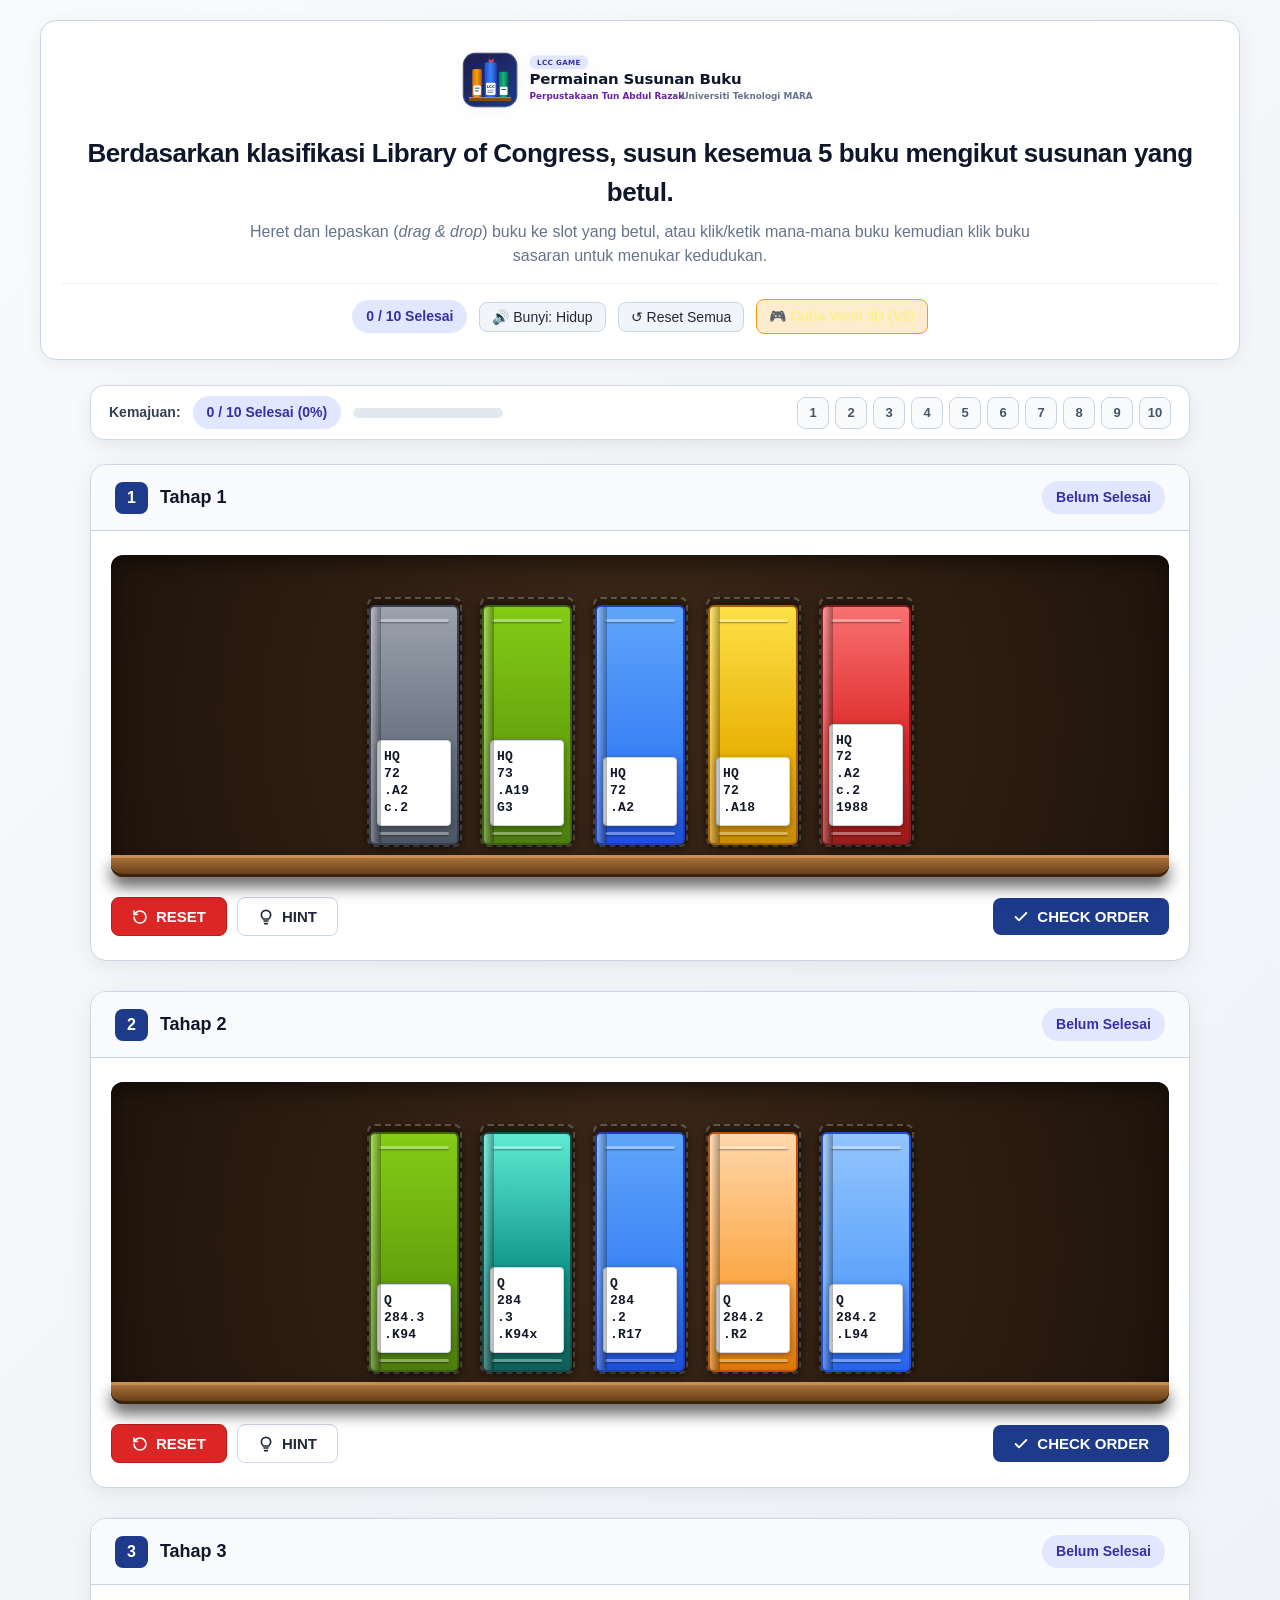
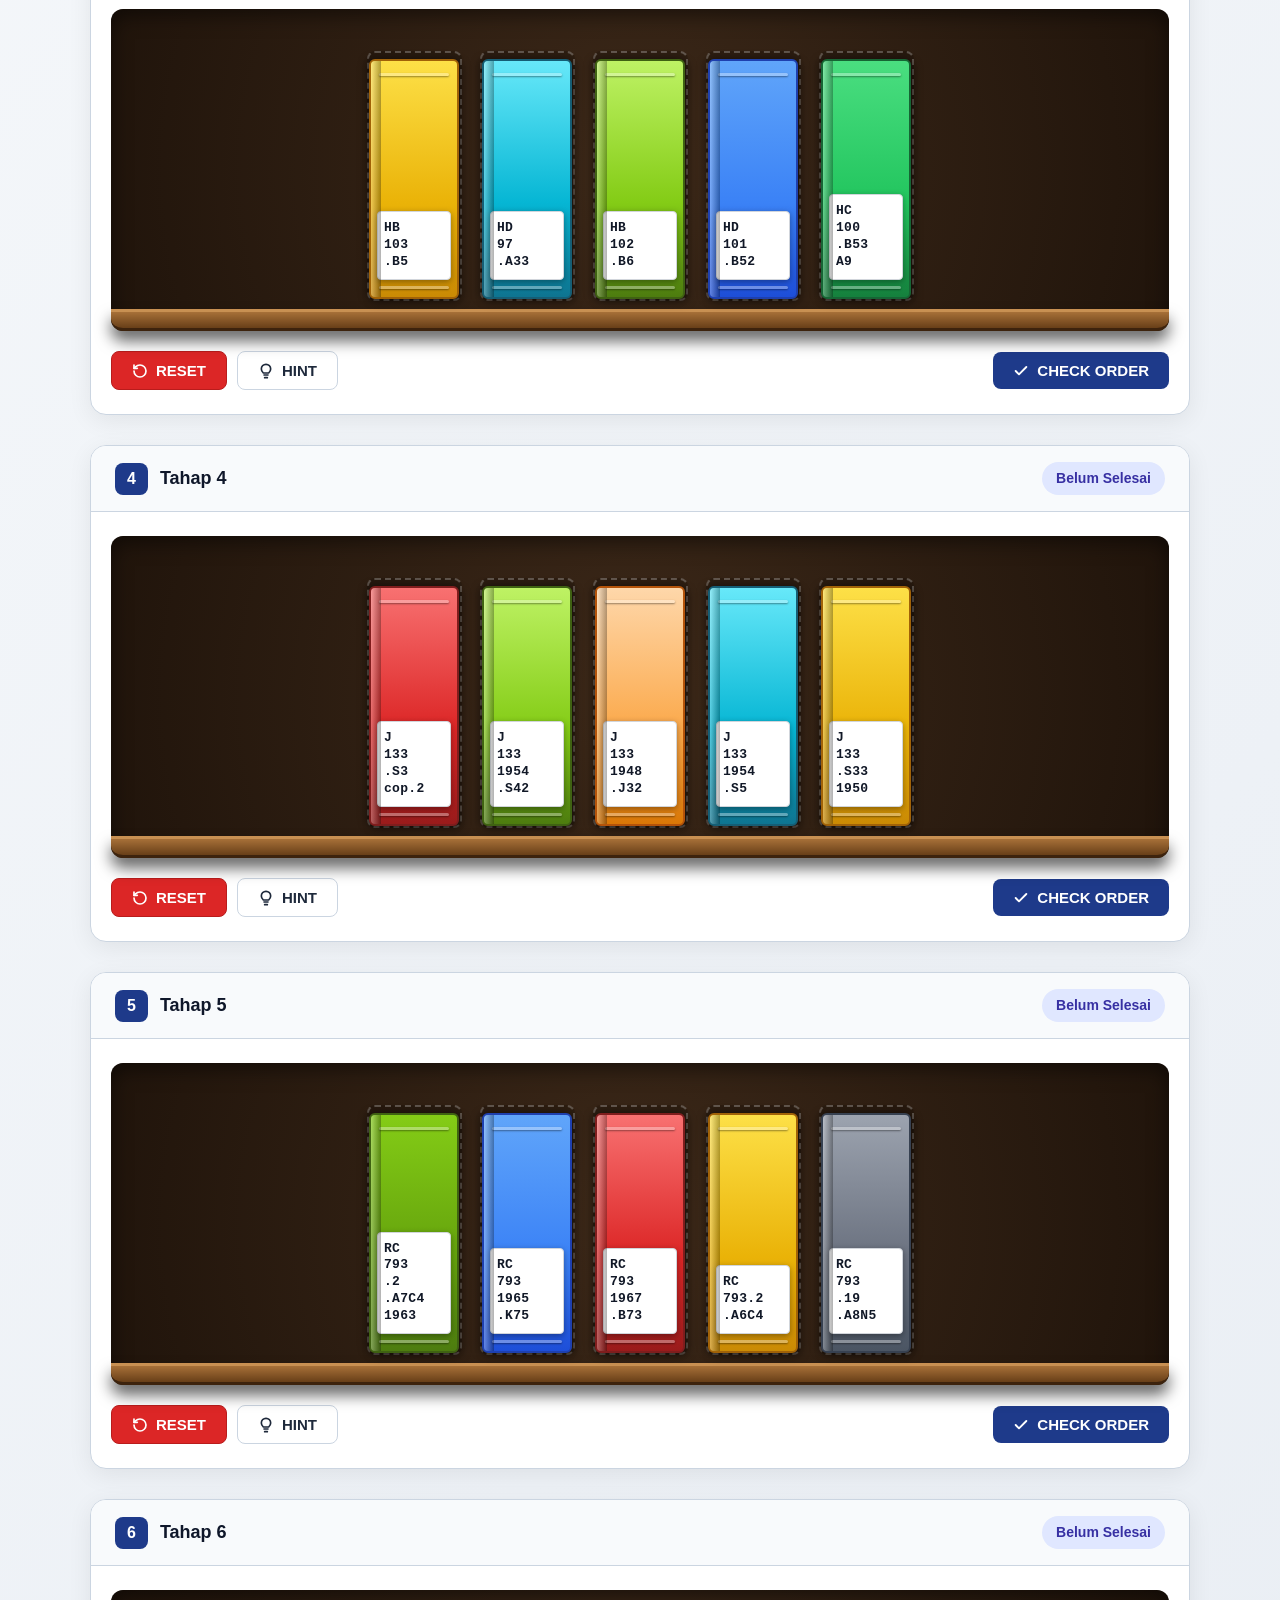
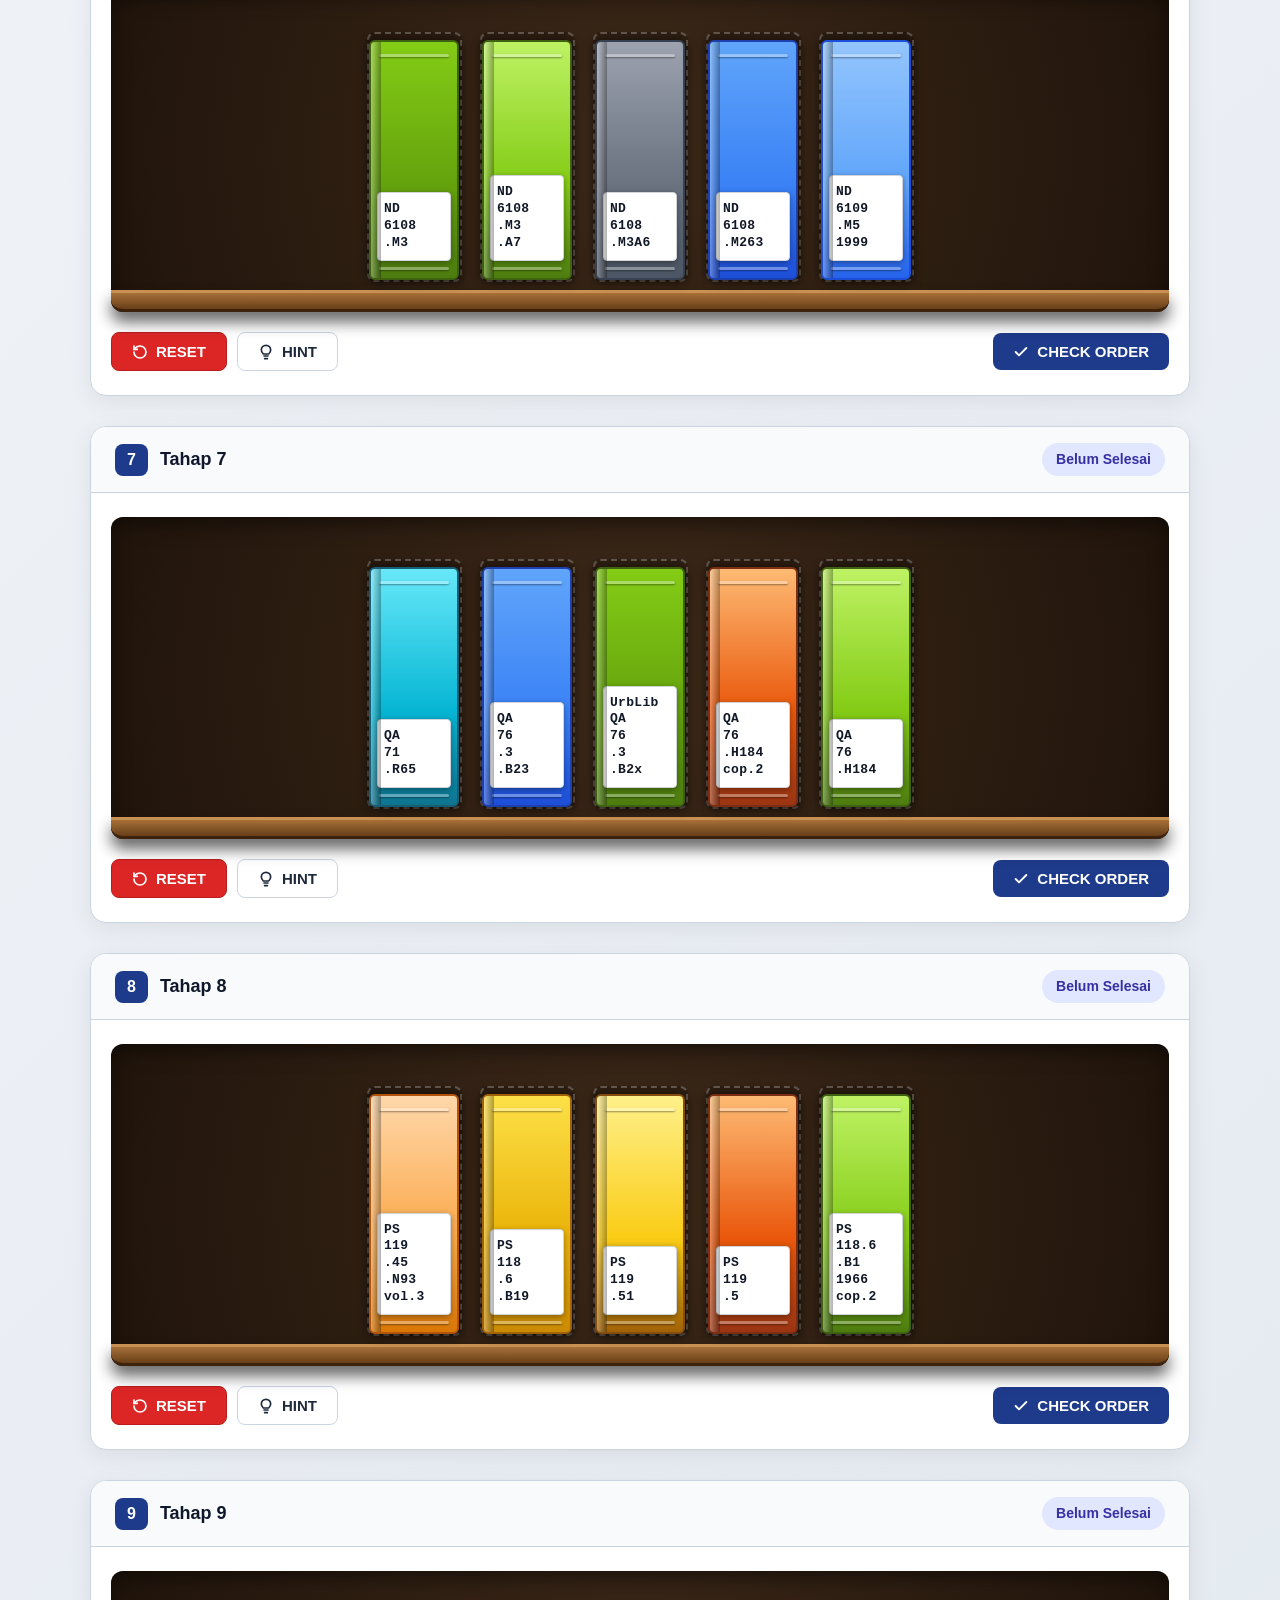
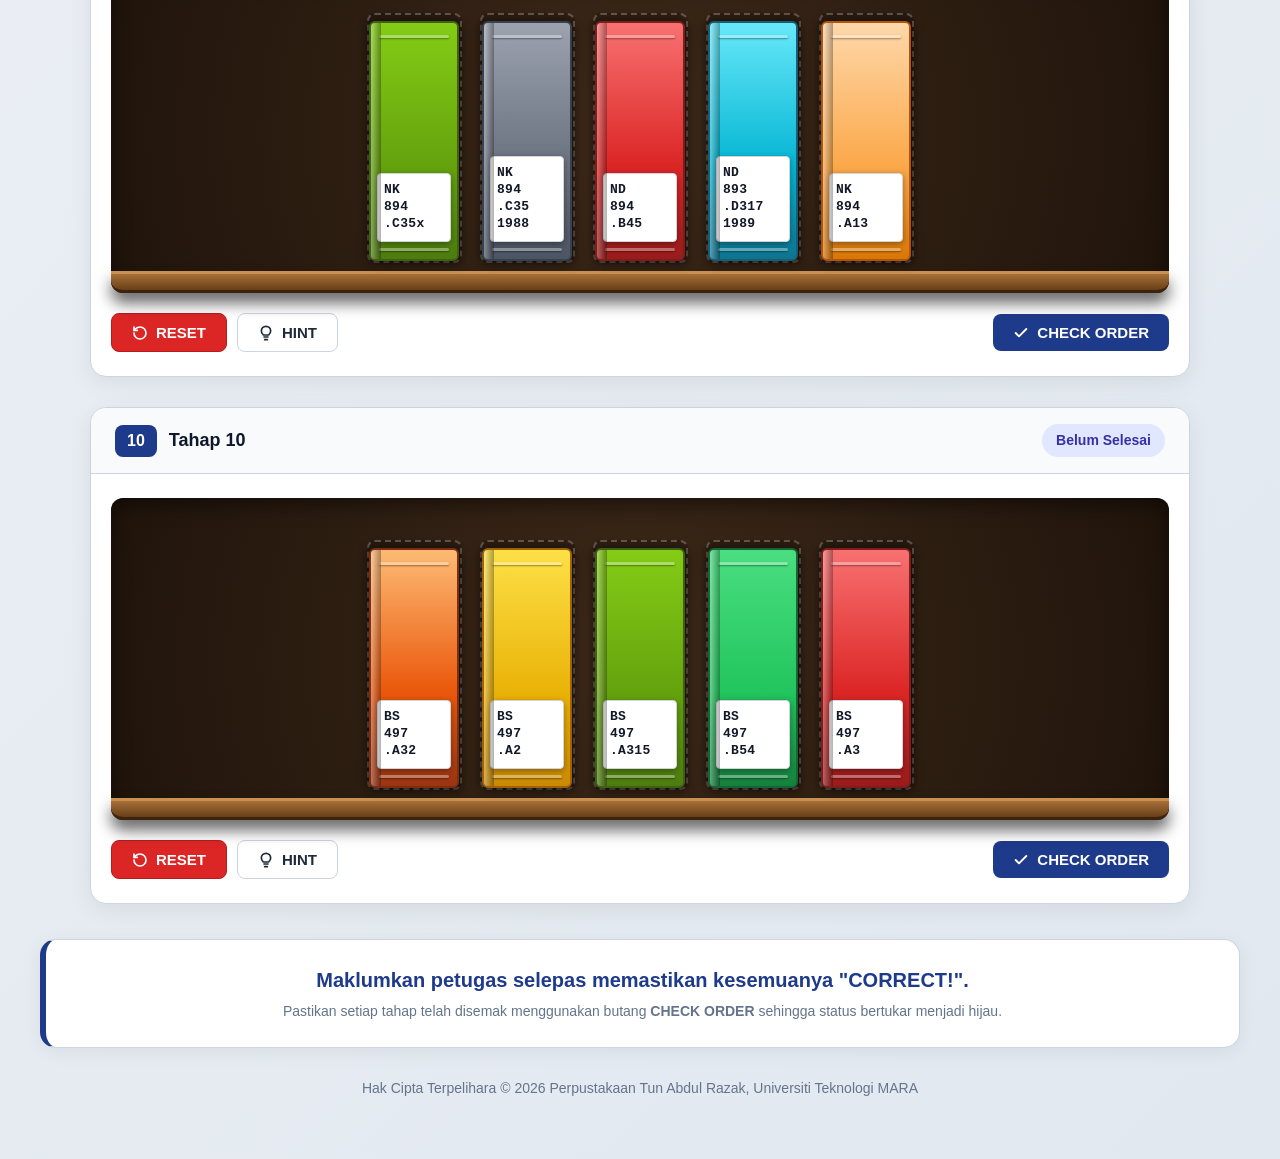
<file: index.html>
<!DOCTYPE html>
<html lang="ms">
<head>
  <!-- Google tag (gtm.js) -->
  <script async src="https://www.googletagmanager.com/gtm.js?id=GTM-W4T7D9HP"></script>
  <script>
    window.dataLayer = window.dataLayer || [];
    function gtag(){dataLayer.push(arguments);}
    gtag('js', new Date());
  </script>

  <meta charset="UTF-8">
  <meta name="viewport" content="width=device-width, initial-scale=1.0">
  <title>Permainan Susunan Buku Library of Congress (LCC) | Perpustakaan Tun Abdul Razak</title>

  <!-- SEO & Maklumat Asas -->
  <meta name="description" content="Aplikasi interaktif pembelajaran dan latihan menyusun buku mengikut Sistem Pengkelasan Library of Congress (LCC) Perpustakaan Tun Abdul Razak, Universiti Teknologi MARA (UiTM).">
  <meta name="author" content="Perpustakaan Tun Abdul Razak, Universiti Teknologi MARA">
  <meta name="theme-color" content="#1e3a8a">

  <!-- Open Graph / Facebook / WhatsApp -->
  <meta property="og:type" content="website">
  <meta property="og:url" content="https://aplikasi-perpustakaan.github.io/lcc-game/">
  <meta property="og:title" content="Permainan Susunan Buku Library of Congress (LCC)">
  <meta property="og:description" content="Latihan interaktif menyusun buku mengikut Sistem Pengkelasan Library of Congress (LCC) Perpustakaan Tun Abdul Razak, UiTM. Uji kemahiran anda menyusun 10 tahap buku secara atas talian.">
  <meta property="og:image" content="https://aplikasi-perpustakaan.github.io/lcc-game/og-image.jpg">
  <meta property="og:image:secure_url" content="https://aplikasi-perpustakaan.github.io/lcc-game/og-image.jpg">
  <meta property="og:image:type" content="image/jpeg">
  <meta property="og:image:width" content="1200">
  <meta property="og:image:height" content="630">
  <meta property="og:image:alt" content="Permainan Susunan Buku Library of Congress (LCC) - Perpustakaan Tun Abdul Razak">
  <meta property="og:site_name" content="Perpustakaan Tun Abdul Razak">
  <meta property="og:locale" content="ms_MY">

  <!-- Twitter / X Cards -->
  <meta name="twitter:card" content="summary_large_image">
  <meta name="twitter:url" content="https://aplikasi-perpustakaan.github.io/lcc-game/">
  <meta name="twitter:title" content="Permainan Susunan Buku Library of Congress (LCC)">
  <meta name="twitter:description" content="Latihan interaktif menyusun buku mengikut Sistem Pengkelasan Library of Congress (LCC) Perpustakaan Tun Abdul Razak, UiTM. Uji kemahiran anda menyusun 10 tahap buku secara atas talian.">
  <meta name="twitter:image" content="https://aplikasi-perpustakaan.github.io/lcc-game/og-image.jpg">
  <meta name="twitter:image:alt" content="Permainan Susunan Buku Library of Congress (LCC)">

  <!-- Favicon & App Icons -->
  <link rel="icon" type="image/svg+xml" href="favicon.svg">
  <link rel="icon" type="image/png" sizes="32x32" href="favicon-32x32.png">
  <link rel="icon" type="image/png" sizes="16x16" href="favicon-16x16.png">
  <link rel="apple-touch-icon" sizes="180x180" href="apple-touch-icon.png">
  <link rel="shortcut icon" href="favicon.ico">

  <link rel="stylesheet" href="css/style.css">
</head>
<body>

  <!-- Header Utama -->
  <header class="header-container">
    <div class="brand-header">
      <img src="logo.svg?v=2" alt="LCC Game - Perpustakaan Tun Abdul Razak" class="site-logo">
    </div>
    <h1>Berdasarkan klasifikasi Library of Congress, susun kesemua 5 buku mengikut susunan yang betul.</h1>
    <p class="subtitle">
      Heret dan lepaskan (<em>drag &amp; drop</em>) buku ke slot yang betul, atau klik/ketik mana-mana buku kemudian klik buku sasaran untuk menukar kedudukan.
    </p>

    <div class="top-controls">
      <!-- Statistik & Kawalan Bunyi -->
      <div class="stats-badges">
        <span id="stat-solved-count" class="badge">0 / 10 Selesai</span>
        <button id="btn-mute" class="btn-icon">🔊 Bunyi: Hidup</button>
        <button id="btn-reset-all" class="btn-icon">↺ Reset Semua</button>
        <a href="v2/" class="btn-icon" style="background:rgba(245,158,11,0.2);border:1px solid #f59e0b;color:#fef08a;text-decoration:none;font-weight:700;display:inline-flex;align-items:center;gap:4px;" title="Buka Permainan Versi Tiga Dimensi">🎮 Cuba Versi 3D (V2)</a>
      </div>
    </div>
  </header>

  <!-- Bar Kemajuan Sentiasa Kelihatan (Sticky Progress Bar) -->
  <div id="sticky-progress-bar" class="sticky-progress-container">
    <div class="sticky-progress-content">
      <div class="sticky-progress-left">
        <span class="sticky-title">Kemajuan:</span>
        <span id="sticky-solved-badge" class="badge">0 / 10 Selesai</span>
        <div class="progress-track" title="Peratusan siap">
          <div id="progress-fill" class="progress-fill"></div>
        </div>
      </div>
      <div id="sticky-stage-pills" class="sticky-stage-pills" title="Klik nombor untuk lompat ke tahap berkenaan"></div>
    </div>
  </div>

  <!-- Bekas Utama Tahap Permainan -->
  <main id="game-levels-container"></main>

  <!-- Peringatan Petugas di Bahagian Bawah -->
  <div class="header-container" style="margin-top: 35px; border-left: 6px solid var(--primary-color);">
    <h2 style="font-size: 20px; font-weight: 800; color: var(--primary-color); margin-bottom: 6px;">
      Maklumkan petugas selepas memastikan kesemuanya "CORRECT!".
    </h2>
    <p style="color: var(--text-muted); font-size: 14px;">
      Pastikan setiap tahap telah disemak menggunakan butang <strong>CHECK ORDER</strong> sehingga status bertukar menjadi hijau.
    </p>
  </div>

  <footer class="footer-text">
    <p>Hak Cipta Terpelihara &copy; 2026 Perpustakaan Tun Abdul Razak, Universiti Teknologi MARA</p>
  </footer>

  <!-- Modal Tahniah Keseluruhan -->
  <div id="victory-modal" class="modal-overlay">
    <div class="modal-content">
      <div class="modal-icon">🏆</div>
      <h2 class="modal-title">Tahniah! Selesai Semua!</h2>
      <p class="modal-desc">
        Hebat! Anda telah berjaya menyusun kesemua 10 tahap buku mengikut Sistem Pengkelasan Library of Congress (LCC) dengan tepat.
      </p>
      <div class="modal-instruction">
        📢 Sila maklumkan kepada petugas perpustakaan sekarang!
      </div>
      <button id="btn-close-modal" class="btn btn-primary" style="margin: 0 auto;">
        Tutup &amp; Semak Semula
      </button>
    </div>
  </div>

  <!-- Kanvas Konfeti Keraian -->
  <canvas id="confetti-canvas"></canvas>

  <!-- Skrip JavaScript -->
  <script src="js/data.js"></script>
  <script src="js/audio.js"></script>
  <script src="js/confetti.js"></script>
  <script src="js/game.js"></script>
</body>
</html>
</file>
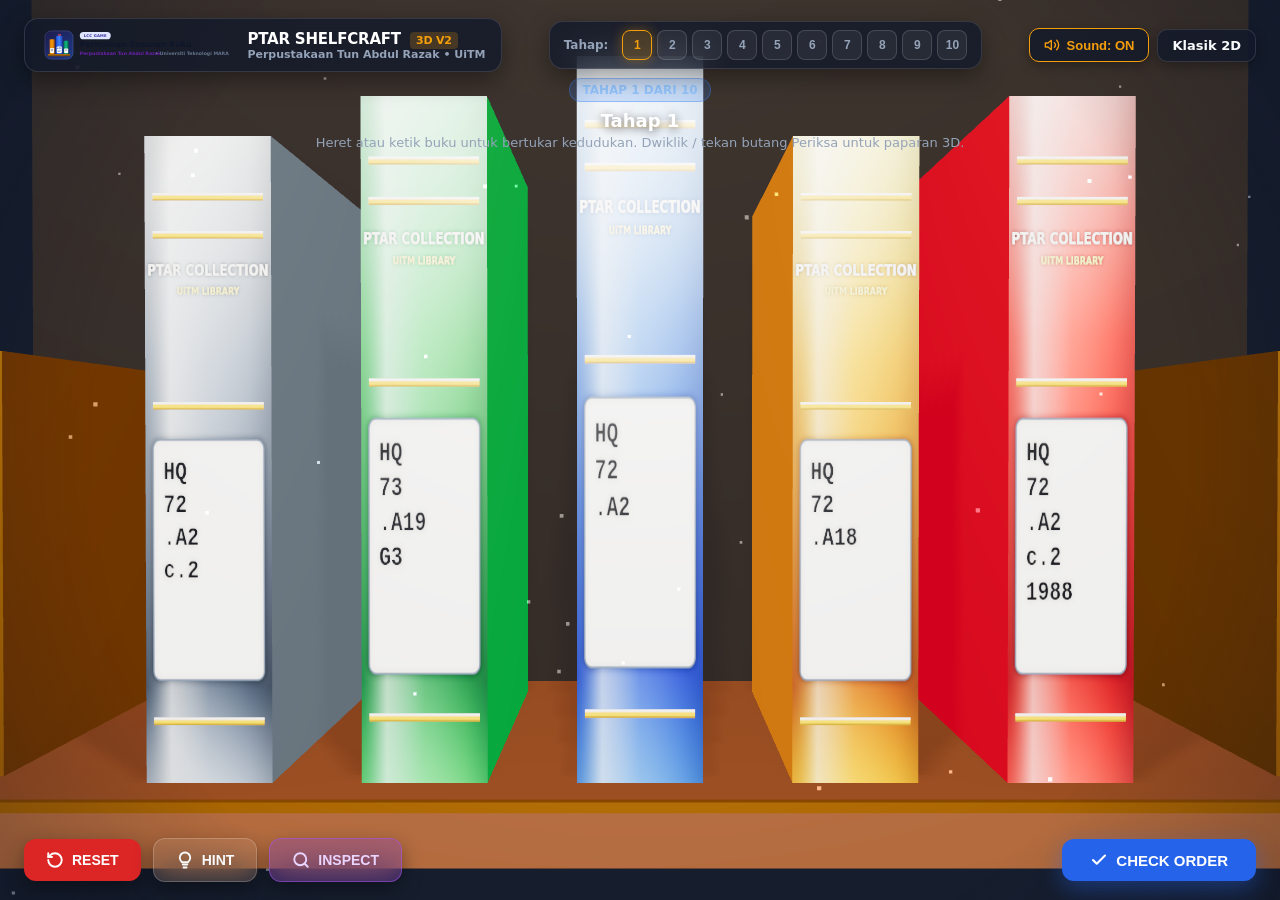
<file: v2/index.html>
<!DOCTYPE html>
<html lang="ms">
<head>
  <meta charset="UTF-8">
  <meta name="viewport" content="width=device-width, initial-scale=1.0, maximum-scale=1.0, user-scalable=no, viewport-fit=cover">
  <title>PTAR Shelfcraft V2 | 3D LCC Library Simulator</title>

  <!-- Favicon & App Icons -->
  <link rel="icon" type="image/svg+xml" href="../favicon.svg">
  <link rel="apple-touch-icon" sizes="180x180" href="../apple-touch-icon.png">

  <link rel="stylesheet" href="css/v2-style.css">
</head>
<body>

  <!-- Bekas Tiga Dimensi WebGL (Three.js) -->
  <div id="canvas-container"></div>

  <!-- Lapisan Vignet & Pencahayaan Ambien -->
  <div class="vignette-overlay"></div>

  <!-- Lapisan Antara Muka Pengguna (Glassmorphic HUD) -->
  <div class="hud-layer">
    
    <!-- Bar Bahagian Atas -->
    <header class="top-bar">
      <!-- Jenama & Logo -->
      <div class="brand-badge hud-interactive">
        <img src="../logo.svg?v=2" alt="Logo PTAR">
        <div class="brand-text">
          <h1>PTAR SHELFCRAFT <span style="color:var(--gold);font-size:11px;background:rgba(245,158,11,0.2);padding:2px 6px;border-radius:4px;margin-left:4px;">3D V2</span></h1>
          <p>Perpustakaan Tun Abdul Razak &bull; UiTM</p>
        </div>
      </div>

      <!-- Pemilih Tahap & Penunjuk Kemajuan -->
      <div class="progress-panel hud-interactive">
        <span style="font-size:12px;font-weight:700;color:var(--text-muted);margin-right:4px;">Tahap:</span>
        <div id="stage-pills-container" class="stage-pills"></div>
      </div>

      <!-- Tindakan Pantas (Bunyi & Versi Klasik V1) -->
      <div class="top-actions hud-interactive">
        <!-- Butang Bunyi Master -->
        <button id="btn-sound-toggle" class="hud-btn active" title="Kesan Bunyi">
          <svg viewBox="0 0 24 24" fill="none" stroke="currentColor" stroke-width="2" stroke-linecap="round" stroke-linejoin="round">
            <polygon points="11 5 6 9 2 9 2 15 6 15 11 19 11 5"></polygon>
            <path d="M19.07 4.93a10 10 0 0 1 0 14.14M15.54 8.46a5 5 0 0 1 0 7.07"></path>
          </svg>
          <span>Sound: ON</span>
        </button>

        <!-- Pautan Kembali ke Versi 2D Klasik -->
        <a href="../index.html" class="hud-btn" style="text-decoration:none;" title="Tukar ke Versi 2D Klasik">
          <span>Klasik 2D</span>
        </a>
      </div>
    </header>

    <!-- Panduan Tengah & Maklum Balas -->
    <div class="center-guidance">
      <span id="level-tag" class="level-title-tag">TAHAP 1 DARI 10</span>
      <h2 id="level-title" class="instruction-text">Berdasarkan klasifikasi LCC, susun kesemua buku di rak.</h2>
      <p style="font-size:13px;color:var(--text-muted);">
        Heret atau ketik buku untuk bertukar kedudukan. Dwiklik / tekan butang Periksa untuk paparan 3D.
      </p>

      <!-- Kotak Petua / Hint -->
      <div id="level-hint-box" class="hint-pill hud-interactive"></div>

      <!-- Banner Maklum Balas Semakan -->
      <div>
        <div id="feedback-banner" class="feedback-banner"></div>
      </div>
    </div>

    <!-- Bar Kawalan Bahagian Bawah -->
    <footer class="bottom-bar">
      <div class="controls-left hud-interactive">
        <!-- Butang Reset -->
        <button id="btn-reset" class="btn-game btn-reset" title="Susun semula buku tahap ini">
          <svg viewBox="0 0 24 24" fill="none" stroke="currentColor" stroke-width="2.5" stroke-linecap="round" stroke-linejoin="round">
            <path d="M3 12a9 9 0 1 0 9-9 9.75 9.75 0 0 0-6.74 2.74L3 8"/>
            <path d="M3 3v5h5"/>
          </svg>
          RESET
        </button>

        <!-- Butang Petua -->
        <button id="btn-hint" class="btn-game btn-hint" title="Buka petua susunan">
          <svg viewBox="0 0 24 24" fill="none" stroke="currentColor" stroke-width="2.5" stroke-linecap="round" stroke-linejoin="round">
            <path d="M9 18h6"/>
            <path d="M10 22h4"/>
            <path d="M12 2a7 7 0 0 0-7 7c0 2.5 1.5 4.5 3 6h8c1.5-1.5 3-3.5 3-6a7 7 0 0 0-7-7z"/>
          </svg>
          HINT
        </button>

        <!-- Butang Pemeriksaan 3D (Inspect) -->
        <button id="btn-inspect-mode" class="btn-game btn-inspect" title="Periksa buku dalam mod 3D 360-darjah">
          <svg viewBox="0 0 24 24" fill="none" stroke="currentColor" stroke-width="2.5" stroke-linecap="round" stroke-linejoin="round">
            <circle cx="11" cy="11" r="8"></circle>
            <line x1="21" y1="21" x2="16.65" y2="16.65"></line>
          </svg>
          INSPECT
        </button>
      </div>

      <div class="controls-right hud-interactive">
        <!-- Butang Semak Susunan -->
        <button id="btn-check" class="btn-game btn-check" title="Sahkan susunan buku">
          <svg viewBox="0 0 24 24" fill="none" stroke="currentColor" stroke-width="2.8" stroke-linecap="round" stroke-linejoin="round">
            <polyline points="20 6 9 17 4 12"/>
          </svg>
          CHECK ORDER
        </button>
      </div>
    </footer>

  </div>

  <!-- Modal Pemeriksaan Buku 3D (360 Inspection & MARC Card) -->
  <div id="inspect-modal" class="inspect-modal">
    <div class="inspect-card">
      <div class="inspect-header">
        <h3>📖 PEMERIKSAAN BUKU 3D</h3>
        <button id="btn-close-inspect" class="inspect-close-btn">&times;</button>
      </div>

      <div class="inspect-body">
        <h4 id="card-title" style="font-size:16px;color:#ffffff;">Buku Koleksi PTAR</h4>
        <p style="font-size:12px;color:var(--text-muted);">Sistem Pengkelasan Library of Congress (LCC)</p>

        <!-- Kad Anatomi Nombor Panggilan -->
        <div class="call-dissect-box">
          <div style="font-size:11px;font-weight:700;color:var(--gold);margin-bottom:10px;">
            ANATOMI NOMBOR PANGGILAN (CALL NUMBER DISSECTION):
          </div>

          <div class="dissect-row">
            <span class="dissect-label">Nombor Penuh:</span>
            <span id="card-call-num" class="dissect-value" style="color:#fef08a;">-</span>
          </div>
          <div class="dissect-row">
            <span class="dissect-label">1. Huruf Kelas Utama:</span>
            <span id="card-class-letter" class="dissect-value">-</span>
          </div>
          <div class="dissect-row">
            <span class="dissect-label">2. Nombor Subkelas:</span>
            <span id="card-class-num" class="dissect-value">-</span>
          </div>
          <div class="dissect-row">
            <span class="dissect-label">3. Nombor Cutter Pengarang:</span>
            <span id="card-cutter" class="dissect-value">-</span>
          </div>
          <div class="dissect-row">
            <span class="dissect-label">4. Tahun / Jilid / Salinan:</span>
            <span id="card-suffix" class="dissect-value">-</span>
          </div>
        </div>

        <p class="inspect-instruction">
          💡 Klik &amp; heret tetikus di luar kad untuk memutar dan memeriksa buku dalam 3D 360-darjah.
        </p>
      </div>

      <button onclick="window.v2Game.closeInspectionModal()" class="btn-game btn-check" style="width:100%;justify-content:center;margin-top:16px;">
        KEMBALI KE RAK BUKU
      </button>
    </div>

    <div class="rotate-hint">
      <span>🔄 Klik &amp; Heret untuk memutar buku 360°</span>
    </div>
  </div>

  <!-- Modal Tahniah Tamat Permainan V2 -->
  <div id="victory-modal" class="inspect-modal" style="justify-content:center;align-items:center;">
    <div class="inspect-card" style="width:520px;text-align:center;">
      <div style="font-size:56px;margin-bottom:12px;">🏆</div>
      <h2 style="font-size:24px;font-weight:900;color:#ffffff;margin-bottom:8px;">
        Tahniah! Selesai Kesemua 10 Tahap!
      </h2>
      <p style="font-size:14px;color:var(--text-muted);margin-bottom:20px;line-height:1.5;">
        Anda telah berjaya membuktikan penguasaan penuh dalam menyusun buku mengikut standard Library of Congress Classification (LCC) di Perpustakaan Tun Abdul Razak, UiTM!
      </p>

      <div style="background:rgba(34,197,94,0.15);border:1.5px dashed #22c55e;padding:14px;border-radius:12px;color:#86efac;font-size:14px;font-weight:700;margin-bottom:24px;">
        📢 Sila maklumkan kepada petugas perpustakaan sekarang!
      </div>

      <button id="btn-close-victory" class="btn-game btn-check" style="margin:0 auto;">
        Tutup &amp; Uji Semula
      </button>
    </div>
  </div>

  <!-- Kanvas Konfeti Keraian -->
  <canvas id="confetti-canvas"></canvas>

  <!-- Skrip Sumber Data & Logik Permainan -->
  <script src="../js/data.js"></script>
  <script src="../js/confetti.js"></script>
  <script type="module" src="js/v2-game.js"></script>
</body>
</html>
</file>
<file: css/style.css>
/* ==========================================================================
   LCC Game - CSS Utama (HTML5 Modern Tanpa Flash)
   ========================================================================== */

:root {
  --primary-color: #1e3a8a;
  --primary-hover: #1e40af;
  --success-color: #15803d;
  --success-bg: #dcfce7;
  --danger-color: #b91c1c;
  --danger-bg: #fee2e2;
  --wood-top: #8b5a2b;
  --wood-front: #5c3a1e;
  --wood-shadow: #3b2311;
  --shelf-bg: #2d1e12;
  --bg-gradient: linear-gradient(135deg, #f8fafc 0%, #e2e8f0 100%);
  --card-bg: #ffffff;
  --text-main: #1e293b;
  --text-muted: #64748b;
  --border-color: #cbd5e1;
}

* {
  box-sizing: border-box;
  margin: 0;
  padding: 0;
  -webkit-tap-highlight-color: transparent;
}

body {
  font-family: -apple-system, BlinkMacSystemFont, "Segoe UI", Roboto, "Helvetica Neue", Arial, sans-serif;
  background: var(--bg-gradient);
  color: var(--text-main);
  min-height: 100vh;
  padding: 20px 15px 60px 15px;
  line-height: 1.5;
}

/* Header & Banner Utama */
.header-container {
  max-width: 1200px;
  margin: 0 auto 25px auto;
  text-align: center;
  background: var(--card-bg);
  padding: 25px 20px;
  border-radius: 16px;
  box-shadow: 0 4px 20px rgba(0, 0, 0, 0.06);
  border: 1px solid var(--border-color);
}

.brand-header {
  margin-bottom: 20px;
  display: flex;
  justify-content: center;
  align-items: center;
}

.site-logo {
  height: 68px;
  width: auto;
  max-width: 100%;
  display: block;
  filter: drop-shadow(0 2px 8px rgba(0, 0, 0, 0.04));
  transition: transform 0.2s ease;
}

.site-logo:hover {
  transform: scale(1.02);
}

.header-container h1 {
  font-size: 26px;
  font-weight: 800;
  color: #0f172a;
  margin-bottom: 8px;
  letter-spacing: -0.5px;
}

.header-container p.subtitle {
  font-size: 16px;
  color: var(--text-muted);
  max-width: 800px;
  margin: 0 auto 15px auto;
}

/* Statistik & Kawalan Utama */
.top-controls {
  display: flex;
  justify-content: center;
  align-items: center;
  flex-wrap: wrap;
  gap: 15px;
  padding-top: 15px;
  border-top: 1px solid #f1f5f9;
}

/* Bar Kemajuan Sentiasa Kelihatan (Sticky Progress Bar) */
.sticky-progress-container {
  position: sticky;
  top: 12px;
  z-index: 999;
  max-width: 1100px;
  margin: 0 auto 24px auto;
  background: rgba(255, 255, 255, 0.94);
  backdrop-filter: blur(10px);
  -webkit-backdrop-filter: blur(10px);
  border: 1px solid rgba(203, 213, 225, 0.85);
  border-radius: 14px;
  padding: 10px 18px;
  box-shadow: 0 6px 20px rgba(0, 0, 0, 0.08);
  transition: all 0.25s ease;
}

.sticky-progress-content {
  display: flex;
  justify-content: space-between;
  align-items: center;
  flex-wrap: wrap;
  gap: 12px;
}

.sticky-progress-left {
  display: flex;
  align-items: center;
  gap: 12px;
}

.sticky-title {
  font-size: 14px;
  font-weight: 700;
  color: #334155;
}

.progress-track {
  width: 150px;
  height: 10px;
  background: #e2e8f0;
  border-radius: 6px;
  overflow: hidden;
}

.progress-fill {
  height: 100%;
  width: 0%;
  background: linear-gradient(90deg, #3b82f6 0%, #10b981 100%);
  border-radius: 6px;
  transition: width 0.4s cubic-bezier(0.4, 0, 0.2, 1);
}

.sticky-stage-pills {
  display: flex;
  align-items: center;
  gap: 6px;
  flex-wrap: wrap;
}

.stage-pill {
  min-width: 32px;
  height: 32px;
  padding: 0 5px;
  border-radius: 8px;
  border: 1px solid #cbd5e1;
  background: #f8fafc;
  font-size: 13px;
  font-weight: 700;
  color: #475569;
  cursor: pointer;
  display: flex;
  align-items: center;
  justify-content: center;
  gap: 2px;
  transition: all 0.2s ease;
}

.stage-pill:hover {
  border-color: #3b82f6;
  color: #1e3a8a;
  transform: translateY(-2px);
}

.stage-pill.solved {
  background: #22c55e;
  border-color: #16a34a;
  color: #ffffff;
  box-shadow: 0 2px 6px rgba(34, 197, 94, 0.35);
}

.view-tabs {
  display: inline-flex;
  background: #f1f5f9;
  padding: 4px;
  border-radius: 10px;
}

.tab-btn {
  background: transparent;
  border: none;
  padding: 8px 16px;
  font-size: 14px;
  font-weight: 600;
  color: var(--text-muted);
  border-radius: 8px;
  cursor: pointer;
  transition: all 0.2s ease;
}

.tab-btn.active {
  background: #ffffff;
  color: var(--primary-color);
  box-shadow: 0 2px 6px rgba(0, 0, 0, 0.08);
}

.stats-badges {
  display: flex;
  align-items: center;
  gap: 12px;
}

.badge {
  background: #e0e7ff;
  color: #3730a3;
  padding: 6px 14px;
  border-radius: 20px;
  font-size: 14px;
  font-weight: 700;
  display: inline-flex;
  align-items: center;
  gap: 6px;
}

.badge.success-badge {
  background: var(--success-bg);
  color: var(--success-color);
}

.btn-icon {
  background: #f1f5f9;
  border: 1px solid var(--border-color);
  border-radius: 8px;
  padding: 6px 12px;
  font-size: 14px;
  cursor: pointer;
  color: var(--text-main);
  transition: all 0.2s;
}

.btn-icon:hover {
  background: #e2e8f0;
}

/* Mod Peringkat (Stage Mode) Navigasi */
.stage-selector {
  display: flex;
  gap: 8px;
  justify-content: center;
  flex-wrap: wrap;
  margin-bottom: 25px;
}

.stage-btn {
  width: 42px;
  height: 42px;
  border-radius: 10px;
  border: 2px solid var(--border-color);
  background: #ffffff;
  font-weight: 700;
  font-size: 15px;
  color: var(--text-main);
  cursor: pointer;
  transition: all 0.2s;
  display: flex;
  align-items: center;
  justify-content: center;
  position: relative;
}

.stage-btn:hover {
  border-color: var(--primary-color);
  transform: translateY(-2px);
}

.stage-btn.active {
  background: var(--primary-color);
  color: #ffffff;
  border-color: var(--primary-color);
  box-shadow: 0 4px 10px rgba(30, 58, 138, 0.3);
}

.stage-btn.completed {
  border-color: var(--success-color);
  background: #f0fdf4;
  color: var(--success-color);
}

.stage-btn.completed.active {
  background: var(--success-color);
  color: #ffffff;
}

.stage-btn.completed::after {
  content: "✓";
  position: absolute;
  top: -6px;
  right: -6px;
  background: var(--success-color);
  color: #ffffff;
  font-size: 10px;
  width: 16px;
  height: 16px;
  border-radius: 50%;
  display: flex;
  align-items: center;
  justify-content: center;
  border: 2px solid #ffffff;
}

/* Kad Tahap Permainan */
.level-card {
  max-width: 1100px;
  margin: 0 auto 30px auto;
  background: var(--card-bg);
  border-radius: 16px;
  box-shadow: 0 6px 25px rgba(0, 0, 0, 0.07);
  border: 1px solid var(--border-color);
  overflow: hidden;
  transition: transform 0.2s ease;
}

.level-header {
  padding: 16px 24px;
  background: #f8fafc;
  border-bottom: 1px solid var(--border-color);
  display: flex;
  justify-content: space-between;
  align-items: center;
  flex-wrap: wrap;
  gap: 10px;
}

.level-title-wrap {
  display: flex;
  align-items: center;
  gap: 12px;
}

.level-number-tag {
  background: var(--primary-color);
  color: #ffffff;
  font-weight: 800;
  font-size: 16px;
  padding: 4px 12px;
  border-radius: 8px;
}

.level-card.is-solved .level-number-tag {
  background: var(--success-color);
}

.level-title {
  font-size: 18px;
  font-weight: 700;
  color: #0f172a;
}

.level-body {
  padding: 24px 20px;
}

/* Rak Buku (Bookshelf Visual) */
.shelf-container {
  background: radial-gradient(circle at center, #3d2919 0%, #20140b 100%);
  border-radius: 12px;
  padding: 30px 15px 0 15px;
  box-shadow: inset 0 6px 20px rgba(0, 0, 0, 0.5);
  margin-bottom: 20px;
  position: relative;
}

.shelf-slots {
  display: flex;
  justify-content: center;
  align-items: flex-end;
  gap: 18px;
  min-height: 270px;
  padding-bottom: 8px;
}

.slot {
  width: 95px;
  height: 250px;
  border: 2px dashed rgba(255, 255, 255, 0.25);
  border-radius: 8px;
  position: relative;
  display: flex;
  align-items: flex-end;
  justify-content: center;
  transition: all 0.2s ease;
  background: rgba(0, 0, 0, 0.15);
  flex-shrink: 0;
}

.slot::before {
  content: attr(data-slot-num);
  position: absolute;
  top: 10px;
  color: rgba(255, 255, 255, 0.3);
  font-size: 28px;
  font-weight: 800;
  pointer-events: none;
}

.slot.drag-over {
  border-color: #3b82f6 !important;
  background: rgba(59, 130, 246, 0.28) !important;
  box-shadow: 0 0 16px rgba(59, 130, 246, 0.6), inset 0 0 10px rgba(59, 130, 246, 0.3) !important;
  transform: scale(1.04);
}

.slot.target-selected {
  border-color: #facc15;
  background: rgba(250, 204, 21, 0.25);
  animation: pulseSlot 1.2s infinite;
}

@keyframes pulseSlot {
  0% { box-shadow: 0 0 0 0 rgba(250, 204, 21, 0.4); }
  70% { box-shadow: 0 0 0 10px rgba(250, 204, 21, 0); }
  100% { box-shadow: 0 0 0 0 rgba(250, 204, 21, 0); }
}

/* Rak Kayu Bawah */
.shelf-plank {
  height: 22px;
  background: linear-gradient(180deg, #a77038 0%, #683f18 100%);
  border-top: 3px solid #c89052;
  border-bottom: 3px solid #3d230d;
  box-shadow: 0 10px 15px rgba(0, 0, 0, 0.6);
  margin-left: -15px;
  margin-right: -15px;
  border-bottom-left-radius: 12px;
  border-bottom-right-radius: 12px;
}

/* Reka Bentuk Buku 3D */
.book {
  width: 90px;
  height: 240px;
  border-radius: 6px;
  cursor: grab;
  user-select: none;
  display: flex;
  flex-direction: column;
  justify-content: flex-end;
  padding: 8px 4px 6px 4px;
  box-shadow: -3px 0 8px rgba(0, 0, 0, 0.35), 3px 3px 10px rgba(0, 0, 0, 0.4);
  position: relative;
  transition: transform 0.2s cubic-bezier(0.2, 0, 0, 1), box-shadow 0.2s ease;
  overflow: hidden;
}

.book:hover {
  transform: translateY(-8px) scale(1.03);
  box-shadow: 0 12px 24px rgba(0, 0, 0, 0.5);
  z-index: 10;
}

.book.dragging {
  opacity: 0.45;
  filter: brightness(0.85);
  border-style: dashed !important;
  cursor: grabbing;
}

.drag-clone-preview {
  opacity: 1 !important;
  filter: none !important;
  transform: none !important;
  pointer-events: none !important;
}

.book.selected {
  outline: 4px solid #facc15;
  transform: translateY(-14px) scale(1.05);
  box-shadow: 0 16px 30px rgba(250, 204, 21, 0.5);
  z-index: 20;
}

/* Jalur Tepi Buku (Spine Ribs & Textures) */
.book::before {
  content: "";
  position: absolute;
  top: 0;
  left: 0;
  bottom: 0;
  width: 10px;
  background: linear-gradient(90deg, rgba(255, 255, 255, 0.3) 0%, rgba(0, 0, 0, 0.3) 100%);
  pointer-events: none;
}

.book-rib {
  height: 3px;
  background: rgba(255, 255, 255, 0.35);
  box-shadow: 0 1px 2px rgba(0, 0, 0, 0.4);
  margin: 4px 4px;
  border-radius: 2px;
}

.book-rib.bottom {
  margin-top: 4px;
  margin-bottom: 2px;
}

/* Label Nombor Panggilan (Library Spine Callout) */
.call-number-label {
  background: #ffffff;
  color: #111827;
  padding: 8px 6px;
  border-radius: 4px;
  font-family: "Courier New", Courier, monospace;
  font-weight: 800;
  font-size: 13px;
  line-height: 1.3;
  text-align: left;
  box-shadow: 0 2px 6px rgba(0, 0, 0, 0.35);
  border: 1px solid #d1d5db;
  display: flex;
  flex-direction: column;
  justify-content: center;
  align-items: flex-start;
  margin-top: auto;
  margin-bottom: 2px;
  margin-left: 2px;
  margin-right: 2px;
  letter-spacing: 0.3px;
}

.call-line {
  display: block;
  white-space: nowrap;
  text-align: left;
  width: 100%;
}

/* Panel Kawalan Bawah Kad */
.level-controls {
  display: flex;
  justify-content: space-between;
  align-items: center;
  flex-wrap: wrap;
  gap: 12px;
  margin-top: 15px;
}

.btn-group {
  display: flex;
  gap: 10px;
  flex-wrap: wrap;
}

.btn {
  padding: 10px 20px;
  font-size: 15px;
  font-weight: 700;
  border-radius: 8px;
  border: none;
  cursor: pointer;
  transition: all 0.2s ease;
  display: inline-flex;
  align-items: center;
  justify-content: center;
  gap: 8px;
}

.btn svg {
  display: block;
  flex-shrink: 0;
  width: 16px;
  height: 16px;
}

.btn-primary {
  background: var(--primary-color);
  color: #ffffff;
}

.btn-primary:hover {
  background: var(--primary-hover);
  transform: translateY(-1px);
}

.btn-outline {
  background: transparent;
  border: 1px solid var(--border-color);
  color: var(--text-main);
}

.btn-outline:hover {
  background: #f1f5f9;
}

.btn-danger {
  background: #dc2626;
  color: #ffffff;
  border: 1px solid #b91c1c;
}

.btn-danger:hover {
  background: #b91c1c;
  transform: translateY(-1px);
  box-shadow: 0 4px 12px rgba(220, 38, 38, 0.3);
}

/* Mesej Maklum Balas */
.feedback-box {
  margin-top: 16px;
  padding: 14px 18px;
  border-radius: 10px;
  font-size: 15px;
  font-weight: 700;
  display: none;
  align-items: center;
  justify-content: space-between;
  animation: fadeIn 0.3s ease;
}

.feedback-box.show {
  display: flex;
}

.feedback-box.correct {
  background: var(--success-bg);
  color: var(--success-color);
  border: 1px solid #86efac;
}

.feedback-box.wrong {
  background: var(--danger-bg);
  color: var(--danger-color);
  border: 1px solid #fca5a5;
}

.hint-box {
  margin-top: 14px;
  padding: 14px 18px;
  background: #eff6ff;
  border-left: 4px solid #3b82f6;
  border-radius: 0 8px 8px 0;
  color: #1e40af;
  font-size: 14px;
  display: none;
}

.hint-box.show {
  display: block;
  animation: fadeIn 0.2s ease;
}

.explanation-box {
  margin-top: 12px;
  padding: 14px 18px;
  background: #f8fafc;
  border: 1px solid #e2e8f0;
  border-radius: 8px;
  color: #334155;
  font-size: 14px;
  display: none;
}

.explanation-box.show {
  display: block;
  animation: fadeIn 0.2s ease;
}

/* Modal Tahniah Keseluruhan */
.modal-overlay {
  position: fixed;
  top: 0;
  left: 0;
  right: 0;
  bottom: 0;
  background: rgba(15, 23, 42, 0.7);
  backdrop-filter: blur(4px);
  display: none;
  align-items: center;
  justify-content: center;
  z-index: 1000;
  padding: 20px;
}

.modal-overlay.show {
  display: flex;
  animation: fadeIn 0.3s ease;
}

.modal-content {
  background: #ffffff;
  border-radius: 20px;
  max-width: 520px;
  width: 100%;
  padding: 35px 30px;
  text-align: center;
  box-shadow: 0 20px 40px rgba(0, 0, 0, 0.25);
  animation: popIn 0.4s cubic-bezier(0.175, 0.885, 0.32, 1.275);
}

.modal-icon {
  font-size: 60px;
  margin-bottom: 15px;
}

.modal-title {
  font-size: 26px;
  font-weight: 800;
  color: #0f172a;
  margin-bottom: 10px;
}

.modal-desc {
  font-size: 16px;
  color: #475569;
  margin-bottom: 25px;
  line-height: 1.6;
}

.modal-instruction {
  background: #f0fdf4;
  border: 2px dashed #22c55e;
  padding: 16px;
  border-radius: 12px;
  color: #15803d;
  font-weight: 700;
  font-size: 16px;
  margin-bottom: 25px;
}

/* Kanvas Konfeti Keraian */
#confetti-canvas {
  position: fixed;
  top: 0;
  left: 0;
  width: 100vw;
  height: 100vh;
  pointer-events: none;
  z-index: 99999;
  display: none;
}

/* Animasi */
@keyframes fadeIn {
  from { opacity: 0; transform: translateY(-6px); }
  to { opacity: 1; transform: translateY(0); }
}

@keyframes popIn {
  from { opacity: 0; transform: scale(0.85); }
  to { opacity: 1; transform: scale(1); }
}

/* Footer */
.footer-text {
  text-align: center;
  color: var(--text-muted);
  font-size: 14px;
  margin-top: 30px;
}

/* Responsive Breakpoints */
@media (max-width: 768px) {
  .header-container h1 {
    font-size: 20px;
  }
  .sticky-progress-container {
    top: 6px;
    padding: 8px 12px;
  }
  .progress-track {
    width: 80px;
  }
  .stage-pill {
    width: 26px;
    height: 26px;
    font-size: 11px;
    border-radius: 6px;
  }
  .shelf-slots {
    gap: 8px;
    overflow-x: auto;
    padding-bottom: 12px;
  }
  .slot {
    width: 66px;
    height: 200px;
  }
  .book {
    width: 62px;
    height: 190px;
    padding: 6px 2px 4px 2px;
  }
  .call-number-label {
    font-size: 10px;
    line-height: 1.2;
    padding: 4px 2px;
    margin-bottom: 2px;
  }
  .top-controls {
    flex-direction: column;
    align-items: stretch;
  }
}
</file>
<file: v2/css/v2-style.css>
/**
 * PTAR Shelfcraft - Version 2 CSS
 * Modern Glassmorphic Dark Academia HUD for Three.js 3D Library
 */

:root {
  --font-main: system-ui, -apple-system, 'Segoe UI', Roboto, sans-serif;
  --font-mono: 'Courier New', Courier, monospace;
  
  --bg-dark: #0a0e17;
  --panel-bg: rgba(15, 23, 42, 0.75);
  --panel-border: rgba(255, 255, 255, 0.12);
  --panel-blur: blur(16px);
  
  --text-main: #f8fafc;
  --text-muted: #94a3b8;
  
  --primary: #2563eb;
  --primary-hover: #1d4ed8;
  --danger: #dc2626;
  --danger-hover: #b91c1c;
  --success: #16a34a;
  --gold: #f59e0b;
  --gold-glow: rgba(245, 158, 11, 0.35);
  --purple: #7c3aed;
}

* {
  box-sizing: border-box;
  margin: 0;
  padding: 0;
  user-select: none;
}

html, body {
  width: 100%;
  height: 100%;
  overflow: hidden;
  background-color: var(--bg-dark);
  font-family: var(--font-main);
  color: var(--text-main);
}

/* 3D WebGL Canvas Container */
#canvas-container {
  position: absolute;
  top: 0;
  left: 0;
  width: 100vw;
  height: 100vh;
  z-index: 1;
  touch-action: none;
  -webkit-touch-callout: none;
  -webkit-user-select: none;
  user-select: none;
}

#canvas-container canvas {
  width: 100%;
  height: 100%;
  display: block;
  touch-action: none;
}

/* Vignette & Ambient Dust Overlay */
.vignette-overlay {
  position: absolute;
  top: 0;
  left: 0;
  width: 100%;
  height: 100%;
  pointer-events: none;
  z-index: 2;
  background: radial-gradient(circle at 50% 50%, rgba(0, 0, 0, 0) 70%, rgba(10, 15, 30, 0.25) 100%);
}

/* UI Layer (HUD) */
.hud-layer {
  position: absolute;
  top: 0;
  left: 0;
  width: 100%;
  height: 100%;
  pointer-events: none;
  z-index: 10;
  display: flex;
  flex-direction: column;
  justify-content: space-between;
  padding: 18px 24px;
}

.hud-interactive {
  pointer-events: auto;
}

/* Top Header Bar */
.top-bar {
  display: flex;
  justify-content: space-between;
  align-items: center;
  flex-wrap: wrap;
  gap: 14px;
}

.brand-badge {
  display: flex;
  align-items: center;
  gap: 12px;
  background: var(--panel-bg);
  backdrop-filter: var(--panel-blur);
  -webkit-backdrop-filter: var(--panel-blur);
  border: 1px solid var(--panel-border);
  border-radius: 14px;
  padding: 8px 16px;
  box-shadow: 0 8px 24px rgba(0, 0, 0, 0.4);
}

.brand-badge img {
  height: 36px;
  width: auto;
}

.brand-text h1 {
  font-size: 15px;
  font-weight: 800;
  letter-spacing: -0.2px;
  color: #ffffff;
}

.brand-text p {
  font-size: 11px;
  color: var(--text-muted);
  font-weight: 600;
}

/* Level Selector & Progress Bar */
.progress-panel {
  display: flex;
  align-items: center;
  gap: 10px;
  background: var(--panel-bg);
  backdrop-filter: var(--panel-blur);
  -webkit-backdrop-filter: var(--panel-blur);
  border: 1px solid var(--panel-border);
  border-radius: 14px;
  padding: 8px 14px;
  box-shadow: 0 8px 24px rgba(0, 0, 0, 0.4);
}

.stage-pills {
  display: flex;
  align-items: center;
  gap: 5px;
}

.stage-pill {
  min-width: 30px;
  height: 30px;
  border-radius: 8px;
  border: 1px solid rgba(255, 255, 255, 0.15);
  background: rgba(255, 255, 255, 0.06);
  font-size: 12px;
  font-weight: 700;
  color: var(--text-muted);
  cursor: pointer;
  display: flex;
  align-items: center;
  justify-content: center;
  transition: all 0.2s ease;
}

.stage-pill:hover {
  background: rgba(255, 255, 255, 0.18);
  color: #ffffff;
  transform: translateY(-2px);
}

.stage-pill.active {
  border-color: var(--gold);
  background: rgba(245, 158, 11, 0.2);
  color: var(--gold);
  box-shadow: 0 0 12px var(--gold-glow);
}

.stage-pill.solved {
  border-color: var(--success);
  background: rgba(22, 163, 74, 0.25);
  color: #4ade80;
}

/* Top Right Actions (Sound, V1 link, Settings) */
.top-actions {
  display: flex;
  align-items: center;
  gap: 8px;
}

.hud-btn {
  background: var(--panel-bg);
  backdrop-filter: var(--panel-blur);
  -webkit-backdrop-filter: var(--panel-blur);
  border: 1px solid var(--panel-border);
  color: var(--text-main);
  padding: 8px 14px;
  border-radius: 10px;
  font-size: 13px;
  font-weight: 600;
  cursor: pointer;
  display: inline-flex;
  align-items: center;
  gap: 7px;
  transition: all 0.2s ease;
  box-shadow: 0 4px 12px rgba(0, 0, 0, 0.3);
}

.hud-btn svg {
  width: 16px;
  height: 16px;
}

.hud-btn:hover {
  background: rgba(255, 255, 255, 0.12);
  border-color: rgba(255, 255, 255, 0.25);
  transform: translateY(-1px);
}

.hud-btn.active {
  border-color: var(--gold);
  color: var(--gold);
}

/* Center Prompt & Hint Bar */
.center-guidance {
  align-self: center;
  text-align: center;
  max-width: 680px;
  margin-top: 6px;
  margin-bottom: auto;
}

.level-title-tag {
  display: inline-block;
  background: rgba(59, 130, 246, 0.2);
  border: 1px solid rgba(59, 130, 246, 0.4);
  color: #93c5fd;
  font-size: 12px;
  font-weight: 700;
  padding: 4px 12px;
  border-radius: 20px;
  margin-bottom: 8px;
}

.instruction-text {
  font-size: 18px;
  font-weight: 800;
  color: #ffffff;
  text-shadow: 0 2px 10px rgba(0, 0, 0, 0.6);
  margin-bottom: 4px;
}

.hint-pill {
  display: none;
  background: rgba(30, 41, 59, 0.85);
  border: 1px dashed var(--gold);
  color: #fef08a;
  padding: 8px 16px;
  border-radius: 12px;
  font-size: 13px;
  margin-top: 8px;
  backdrop-filter: var(--panel-blur);
  animation: fadeIn 0.3s ease;
}

.hint-pill.show {
  display: inline-block;
}

/* Feedback Status Banner */
.feedback-banner {
  display: none;
  padding: 10px 24px;
  border-radius: 12px;
  font-size: 14px;
  font-weight: 800;
  margin-top: 10px;
  animation: popIn 0.3s cubic-bezier(0.175, 0.885, 0.32, 1.275);
}

.feedback-banner.correct {
  display: inline-flex;
  align-items: center;
  gap: 8px;
  background: rgba(22, 163, 74, 0.25);
  border: 1.5px solid var(--success);
  color: #4ade80;
  box-shadow: 0 0 20px rgba(34, 197, 94, 0.3);
}

.feedback-banner.wrong {
  display: inline-flex;
  align-items: center;
  gap: 8px;
  background: rgba(220, 38, 38, 0.25);
  border: 1.5px solid var(--danger);
  color: #f87171;
  box-shadow: 0 0 20px rgba(239, 68, 68, 0.3);
}

/* Bottom Controls */
.bottom-bar {
  display: flex;
  justify-content: space-between;
  align-items: center;
  gap: 16px;
  flex-wrap: wrap;
}

.controls-left, .controls-right {
  display: flex;
  align-items: center;
  gap: 12px;
}

.btn-game {
  padding: 12px 22px;
  border-radius: 12px;
  font-size: 14px;
  font-weight: 800;
  cursor: pointer;
  display: inline-flex;
  align-items: center;
  gap: 8px;
  transition: all 0.2s cubic-bezier(0.2, 0, 0, 1);
  border: none;
  box-shadow: 0 8px 20px rgba(0, 0, 0, 0.4);
}

.btn-game svg {
  width: 18px;
  height: 18px;
}

.btn-game:hover {
  transform: translateY(-2px);
  filter: brightness(1.1);
}

.btn-game:active {
  transform: translateY(0);
}

.btn-reset {
  background: var(--danger);
  color: #ffffff;
}

.btn-hint {
  background: rgba(255, 255, 255, 0.08);
  border: 1px solid rgba(255, 255, 255, 0.2);
  color: var(--text-main);
  backdrop-filter: var(--panel-blur);
}

.btn-inspect {
  background: rgba(124, 58, 237, 0.25);
  border: 1px solid rgba(168, 85, 247, 0.5);
  color: #e9d5ff;
  backdrop-filter: var(--panel-blur);
}

.btn-inspect:hover {
  background: rgba(124, 58, 237, 0.4);
  color: #ffffff;
}

.btn-check {
  background: var(--primary);
  color: #ffffff;
  font-size: 15px;
  padding: 12px 28px;
  box-shadow: 0 8px 24px rgba(37, 99, 235, 0.4);
}

/* 3D Book Inspection Overlay Modal */
.inspect-modal {
  position: absolute;
  top: 0;
  left: 0;
  width: 100vw;
  height: 100vh;
  background: rgba(5, 8, 15, 0.85);
  backdrop-filter: blur(20px);
  z-index: 100;
  display: none;
  justify-content: flex-end;
  padding: 40px;
  pointer-events: auto;
}

.inspect-modal.show {
  display: flex;
  animation: fadeIn 0.3s ease;
}

.inspect-card {
  width: 420px;
  background: rgba(15, 23, 42, 0.95);
  border: 1px solid rgba(255, 255, 255, 0.15);
  border-radius: 18px;
  padding: 28px;
  box-shadow: 0 20px 50px rgba(0, 0, 0, 0.6);
  display: flex;
  flex-direction: column;
  justify-content: space-between;
  animation: slideLeft 0.35s cubic-bezier(0.16, 1, 0.3, 1);
}

.inspect-header {
  display: flex;
  justify-content: space-between;
  align-items: center;
  border-bottom: 1px solid rgba(255, 255, 255, 0.1);
  padding-bottom: 14px;
  margin-bottom: 20px;
}

.inspect-header h3 {
  font-size: 16px;
  font-weight: 800;
  color: var(--gold);
}

.inspect-close-btn {
  background: transparent;
  border: none;
  color: var(--text-muted);
  font-size: 20px;
  cursor: pointer;
  padding: 4px 8px;
  border-radius: 6px;
}

.inspect-close-btn:hover {
  color: #ffffff;
  background: rgba(255, 255, 255, 0.1);
}

.inspect-body {
  flex: 1;
  display: flex;
  flex-direction: column;
  gap: 16px;
}

.call-dissect-box {
  background: rgba(30, 41, 59, 0.6);
  border: 1px solid rgba(255, 255, 255, 0.1);
  border-radius: 12px;
  padding: 16px;
}

.dissect-row {
  display: flex;
  justify-content: space-between;
  align-items: center;
  padding: 6px 0;
  border-bottom: 1px solid rgba(255, 255, 255, 0.05);
  font-size: 13px;
}

.dissect-row:last-child {
  border-bottom: none;
}

.dissect-label {
  color: var(--text-muted);
}

.dissect-value {
  font-family: var(--font-mono);
  font-weight: 800;
  color: #93c5fd;
  background: rgba(59, 130, 246, 0.15);
  padding: 2px 8px;
  border-radius: 4px;
}

.inspect-instruction {
  font-size: 12px;
  color: var(--text-muted);
  text-align: center;
  font-style: italic;
}

/* 3D Rotate Hint Badge */
.rotate-hint {
  position: absolute;
  bottom: 40px;
  left: 50%;
  transform: translateX(-50%);
  background: rgba(15, 23, 42, 0.8);
  border: 1px solid rgba(255, 255, 255, 0.15);
  padding: 8px 18px;
  border-radius: 30px;
  font-size: 13px;
  color: #e2e8f0;
  display: flex;
  align-items: center;
  gap: 8px;
  pointer-events: none;
}

/* Animations */
@keyframes fadeIn {
  from { opacity: 0; }
  to { opacity: 1; }
}

@keyframes popIn {
  from { opacity: 0; transform: scale(0.9); }
  to { opacity: 1; transform: scale(1); }
}

@keyframes slideLeft {
  from { opacity: 0; transform: translateX(40px); }
  to { opacity: 1; transform: translateX(0); }
}

/* Mobile Responsiveness (Portrait & Landscape on Phones/Tablets) */

/* 1. Mod Telefon Melintang (Landscape Phones: e.g. 844x390, 740x360) */
@media (max-height: 520px) {
  .hud-layer {
    padding: 6px 14px;
  }
  .top-bar {
    flex-wrap: nowrap;
    gap: 8px;
    align-items: center;
  }
  .brand-badge {
    padding: 4px 10px;
    border-radius: 8px;
    gap: 8px;
  }
  .brand-badge img {
    height: 22px;
  }
  .brand-text h1 {
    font-size: 11px;
  }
  .brand-text p {
    display: none;
  }
  .progress-panel {
    padding: 4px 8px;
    gap: 4px;
    border-radius: 8px;
  }
  .progress-panel span {
    font-size: 10px;
    margin-right: 2px;
  }
  .stage-pills {
    gap: 3px;
  }
  .stage-pill {
    min-width: 22px;
    height: 22px;
    font-size: 10px;
    border-radius: 6px;
  }
  .top-actions {
    gap: 4px;
  }
  .hud-btn {
    padding: 4px 8px;
    font-size: 10px;
    border-radius: 6px;
    gap: 4px;
  }
  .hud-btn svg {
    width: 12px;
    height: 12px;
  }
  .center-guidance {
    margin-top: 2px;
    margin-bottom: auto;
  }
  /* Sembunyikan perenggan panjang di skrin melintang supaya langsung tidak menutup buku */
  .center-guidance .instruction-text,
  .center-guidance p {
    display: none;
  }
  .level-title-tag {
    padding: 2px 8px;
    font-size: 10px;
    margin-bottom: 0;
  }
  .hint-pill {
    padding: 4px 10px;
    font-size: 11px;
    margin-top: 4px;
  }
  .feedback-banner {
    padding: 5px 12px;
    font-size: 11px;
    margin-top: 4px;
  }
  .bottom-bar {
    gap: 8px;
    flex-wrap: nowrap;
    align-items: center;
  }
  .controls-left, .controls-right {
    gap: 6px;
  }
  .btn-game {
    padding: 6px 12px;
    font-size: 11px;
    border-radius: 8px;
    gap: 4px;
  }
  .btn-game svg {
    width: 14px;
    height: 14px;
  }
}

/* 2. Mod Telefon Menegak (Portrait Phones: e.g. 390x844, 412x915) */
@media (max-width: 640px) {
  .hud-layer {
    padding: 10px 12px 14px 12px;
  }
  .top-bar {
    display: grid;
    grid-template-columns: 1fr auto;
    gap: 8px;
    align-items: center;
  }
  .brand-badge {
    padding: 6px 10px;
    border-radius: 10px;
    gap: 8px;
  }
  .brand-badge img {
    height: 26px;
  }
  .brand-text h1 {
    font-size: 12px;
  }
  .brand-text p {
    display: none;
  }
  .top-actions {
    gap: 6px;
  }
  .hud-btn {
    padding: 6px 10px;
    font-size: 11px;
    border-radius: 8px;
    gap: 4px;
  }
  .progress-panel {
    grid-column: 1 / -1;
    width: 100%;
    justify-content: center;
    padding: 6px 10px;
    gap: 6px;
  }
  .progress-panel span {
    font-size: 11px;
  }
  .stage-pills {
    width: 100%;
    justify-content: space-between;
    max-width: none;
    overflow-x: visible;
    gap: 2px;
  }
  .stage-pill {
    min-width: 27px;
    height: 27px;
    font-size: 11px;
    border-radius: 6px;
    flex: 1;
  }
  .center-guidance {
    margin-top: 6px;
    margin-bottom: auto;
    max-width: 100%;
    padding: 0 4px;
  }
  .level-title-tag {
    padding: 2px 10px;
    font-size: 10px;
    margin-bottom: 4px;
  }
  .instruction-text {
    font-size: 13px;
    line-height: 1.3;
    margin-bottom: 2px;
  }
  .center-guidance p {
    font-size: 11px;
    line-height: 1.3;
  }
  .hint-pill {
    padding: 6px 12px;
    font-size: 11px;
    margin-top: 6px;
  }
  .feedback-banner {
    padding: 6px 14px;
    font-size: 11px;
    margin-top: 6px;
  }
  .bottom-bar {
    display: grid;
    grid-template-columns: repeat(3, 1fr) 1.4fr;
    gap: 6px;
    width: 100%;
  }
  .controls-left {
    display: contents;
  }
  .controls-right {
    display: contents;
  }
  .btn-game {
    padding: 10px 4px;
    font-size: 11px;
    justify-content: center;
    border-radius: 10px;
    min-height: 42px;
    width: 100%;
  }
  .btn-game svg {
    width: 14px;
    height: 14px;
  }
  .btn-game span {
    white-space: nowrap;
  }
  .inspect-modal {
    padding: 12px;
    align-items: flex-end;
  }
  .inspect-card {
    width: 100%;
    max-height: 60vh;
    padding: 18px;
  }
}

/* 3. Tablet & Skrin Sederhana */
@media (min-width: 641px) and (max-width: 1024px) {
  .hud-layer {
    padding: 14px 18px;
  }
  .brand-badge {
    padding: 6px 12px;
  }
  .brand-badge img {
    height: 30px;
  }
  .brand-text h1 {
    font-size: 13px;
  }
  .stage-pill {
    min-width: 28px;
    height: 28px;
    font-size: 11px;
  }
}
</file>
